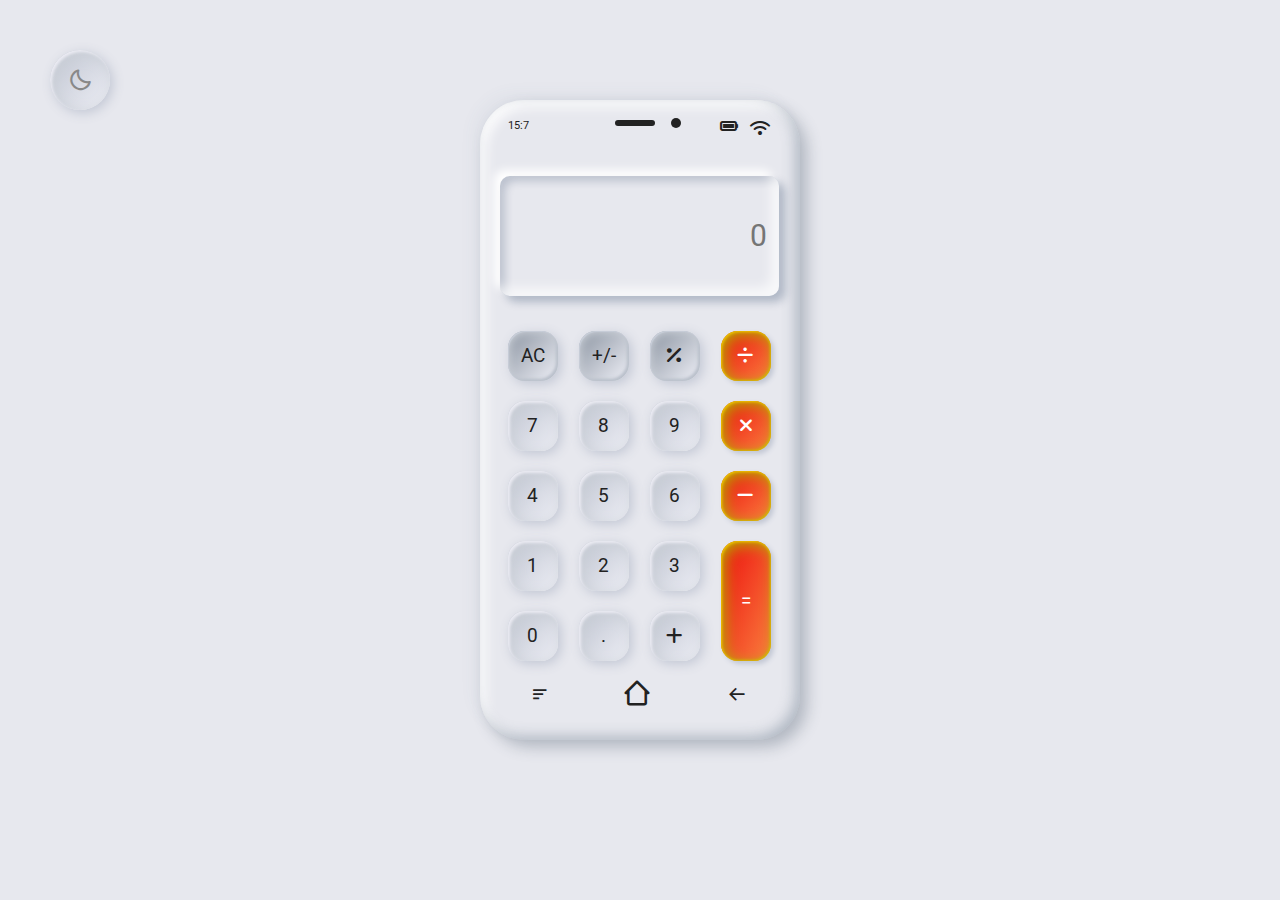
<file: calculator/index.html>
<!DOCTYPE html>
<html lang="en">

<head>
    <meta charset="UTF-8">
    <meta name="viewport" content="width=device-width, initial-scale=1.0">
    <title>in2-Calculator </title>
    <link href='https://unpkg.com/boxicons@2.1.2/css/boxicons.min.css' rel='stylesheet'>
    <link rel="stylesheet" href="https://cdnjs.cloudflare.com/ajax/libs/font-awesome/6.1.1/css/all.min.css">
    <link rel="stylesheet" href="https://cdn.jsdelivr.net/npm/bootstrap@4.5.3/dist/css/bootstrap.min.css">
    <link rel="stylesheet" href="assets/css.css">
</head>

<body>

    <div class="container">
        <div class="iphone-x">
            <div class="screen">
                <div class="notch">
                    <div class="sound"></div>
                    <div class="camera"></div>
                </div>
                <div class="time" id="time">
                    <script>
                        var time = document.getElementById('time').innerHTML;
                        var today = new Date();
                        var time = today.getHours() + ":" + today.getMinutes();
                        time = document.write(time);
                    </script>
                </div>
                <div class="battery">
                    <i class="fa fa-battery-full"></i>
                </div>
                <div class="wifi">
                    <i class="fa fa-wifi"></i>
                </div>

                <div class="top-nav"></div>

                <form class="calculator container">
                    <input type="text" placeholder="0" name="displayResult" class="area" />

                    <div class="key container" id="keyBoard">

                        <div class="first-col"></div>

                        <div class="second-col">
                            <div class="button">
                                <button type="button" name="" value="AC" class="btn-work"
                                    onclick="displayResult.value=' '" id="c">
                                    AC
                                </button>
                            </div>
                            <div class="button">
                                <button type="button" name="" value="7" onclick="calcNumbers(this.value)" id="num">
                                    7
                                </button>
                            </div>
                            <div class="button">
                                <button type="button" name="" value="4" onclick="calcNumbers(this.value)" id="num">
                                    4
                                </button>
                            </div>
                            <div class="button">
                                <button type="button" name="" value="1" onclick="calcNumbers(this.value)" id="num">
                                    1
                                </button>
                            </div>
                            <div class="button">
                                <button type="button" name="" value="0" onclick="calcNumbers(this.value)" id="num">
                                    0
                                </button>
                            </div>
                        </div>
                        <div class="third-col">
                            <div class="button">
                                <button type="button" name="" value="+/-" onclick="makeNegative(displayResult.value)"
                                    class="btn-work" id="c">
                                    +/-
                                </button>
                            </div>
                            <div class="button">
                                <button type="button" name="" value="8" onclick="calcNumbers(this.value)" id="num">
                                    8
                                </button>
                            </div>
                            <div class="button">
                                <button type="button" name="" value="5" onclick="calcNumbers(this.value)" id="num">
                                    5
                                </button>
                            </div>
                            <div class="button">
                                <button type="button" name="" value="2" onclick="calcNumbers(this.value)" id="num">
                                    2
                                </button>
                            </div>
                            <div class="button">
                                <button type="button" name="" value="." onclick="calcNumbers(this.value)"
                                    class="btn-work" id="num">
                                    .
                                </button>
                            </div>
                        </div>
                        <div class="fourth-col">
                            <div class="button">
                                <button type="button" name="" value="%" onclick="calcNumbers(this.value)"
                                    class="btn-work" id="c">
                                    <i class="fa fa-percent"></i>
                                </button>
                            </div>
                            <div class="button">
                                <button type="button" name="" value="9" onclick="calcNumbers(this.value)" id="num">
                                    9
                                </button>
                            </div>
                            <div class="button">
                                <button type="button" name="" value="6" onclick="calcNumbers(this.value)" id="num">
                                    6
                                </button>
                            </div>
                            <div class="button">
                                <button type="button" name="" value="3" onclick="calcNumbers(this.value)" id="num">
                                    3
                                </button>
                            </div>
                            <div class="button">
                                <button type="button" name="" value="+" onclick="calcNumbers(this.value)"
                                    class="btn-work" id="num">
                                    <i class="fa fa-plus"></i>
                                </button>
                            </div>
                        </div>
                        <div class="fifth-col">
                            <div class="button">
                                <button type="button" name="" value="/" onclick="calcNumbers(this.value)"
                                    class="btn-work" id="eql"><i class="fa fa-divide"></i>
                                </button>
                            </div>
                            <div class="button">
                                <button type="button" name="" value="*" onclick="calcNumbers(this.value)"
                                    class="btn-work" id="eql"><i class="fa fa-times"></i>
                                </button>
                            </div>
                            <div class="button">
                                <button type="button" name="" value="-" onclick="calcNumbers(this.value)"
                                    class="btn-work" id="eql"><i class="fa fa-minus"></i>
                                </button>
                            </div>

                            <div class="button">
                                <button type="button" name="" value="="
                                    onclick="(displayResult.value.includes('%'))?percentage(displayResult.value):displayResult.value=eval(displayResult.value);"
                                    class="btn-equal" id="eql">
                                    =
                                </button>
                            </div>
                        </div>

                        <div class="menu"><i class='bx bx-menu-alt-left'></i></div>
                        <div class="home"><i class='bx bx-home-alt-2'></i></div>
                        <div class="back"><i class='bx bx-arrow-back'></i></div>

                    </div>
                </form>

            </div>
        </div>
    </div>

    <div class="drak-light">
        <i class="bx bx-moon moon"></i>
        <i class="bx bx-sun sun"></i>
    </div>

    <script src="assets/js.js"></script>
</body>
<!--end  -->
<!--     let's calculate -->
</html>
</file>
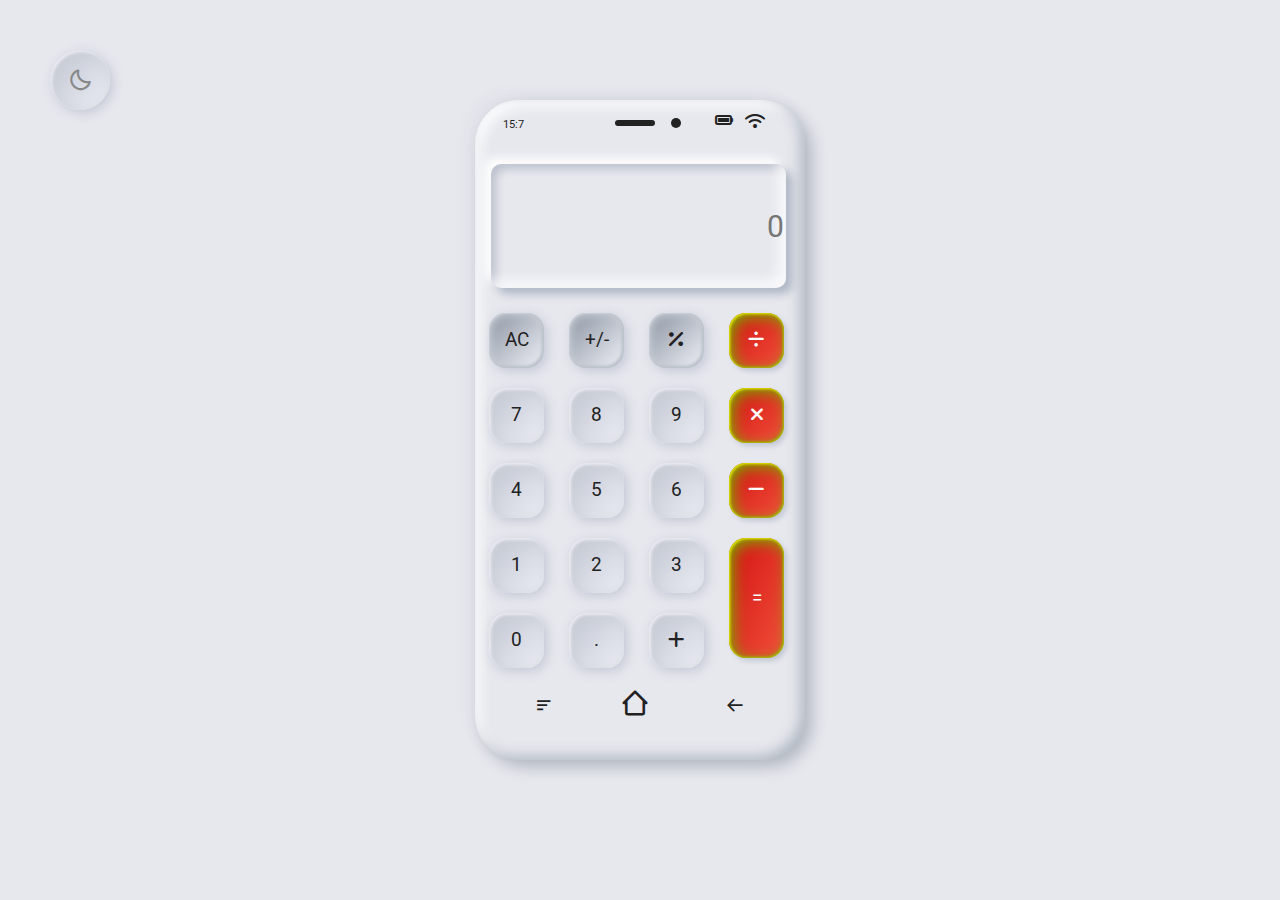
<file: calculator/Calculator.html>
<!DOCTYPE html>
<html lang="en">

<head>
    <meta charset="UTF-8">
    <meta http-equiv="X-UA-Compatible" content="IE=edge">
    <meta name="viewport" content="width=device-width, initial-scale=1.0">
    <title>in2-Calculator</title>
    <link rel="stylesheet" href="https://cdnjs.cloudflare.com/ajax/libs/bootstrap/5.2.0-beta1/js/bootstrap.min.js">
    <link rel="stylesheet" href="https://cdnjs.cloudflare.com/ajax/libs/font-awesome/6.1.1/css/all.min.css">
    <link rel="stylesheet" href="https://unpkg.com/boxicons@2.1.2/css/boxicons.min.css">
    <link rel="stylesheet" href="style.css">
</head>

<body>
    <div class="container">
        <div class="iphone-x">
            <div class="screen">
                <div class="notch">
                    <div class="sound"></div>
                    <div class="camera"></div>
                </div>
                <div class="time" id="time">
                    <script>
                        var time = document.getElementById('time').innerHTML;
                        var today = new Date();
                        var time = today.getHours() + ":" + today.getMinutes();
                        time = document.write(time)
                    </script>
                </div>
                <div class="battery">
                    <i class="fa fa-battery-full"></i>
                </div>
                <div class="wifi">
                    <i class="fa fa-wifi"></i>
                </div>


                <form class="calculator container">
                    <input type="text" placeholder="0" name="displayResult" class="area" />

                    <div class="key container" id="keyBoard">

                        <div class="first-col"></div>

                        <div class="second-col">
                            <div class="button">
                                <button type="button" name="" value="AC" class="btn-work"
                                    onclick="displayResult.value=' '" id="c">
                                    AC
                                </button>
                            </div>
                            <div class="button">
                                <button type="button" name="" value="7" onclick="calcNumbers(this.value)" id="num">
                                    7
                                </button>
                            </div>
                            <div class="button">
                                <button type="button" name="" value="4" onclick="calcNumbers(this.value)" id="num">
                                    4
                                </button>
                            </div>
                            <div class="button">
                                <button type="button" name="" value="1" onclick="calcNumbers(this.value)" id="num">
                                    1
                                </button>
                            </div>
                            <div class="button">
                                <button type="button" name="" value="0" onclick="calcNumbers(this.value)" id="num">
                                    0
                                </button>
                            </div>
                        </div>

                        <div class="third-col">
                            <div class="button">
                                <button type="button" name="" value="+/-" class="btn-work"
                                    onclick="makeNegative(displayResult.value)" id="c">
                                    +/-
                                </button>
                            </div>
                            <div class="button">
                                <button type="button" name="" value="8" onclick="calcNumbers(this.value)" id="num">
                                    8
                                </button>
                            </div>
                            <div class="button">
                                <button type="button" name="" value="5" onclick="calcNumbers(this.value)" id="num">
                                    5
                                </button>
                            </div>
                            <div class="button">
                                <button type="button" name="" value="2" onclick="calcNumbers(this.value)" id="num">
                                    2
                                </button>
                            </div>
                            <div class="button">
                                <button type="button" name="" value="." onclick="calcNumbers(this.value)" id="num">
                                    .
                                </button>
                            </div>
                        </div>

                        <div class="fourth-col">
                            <div class="button">
                                <button type="button" name="" value="%" class="btn-work"
                                    onclick="calcNumbers(this.value)" id="c">
                                    <i class="fa fa-percent"></i>
                                </button>
                            </div>
                            <div class="button">
                                <button type="button" name="" value="9" onclick="calcNumbers(this.value)" id="num">
                                    9
                                </button>
                            </div>
                            <div class="button">
                                <button type="button" name="" value="6" onclick="calcNumbers(this.value)" id="num">
                                    6
                                </button>
                            </div>
                            <div class="button">
                                <button type="button" name="" value="3" onclick="calcNumbers(this.value)" id="num">
                                    3
                                </button>
                            </div>
                            <div class="button">
                                <button type="button" name="" value="+" onclick="calcNumbers(this.value)"
                                    class="btn-work" id="num">
                                    <i class="fa fa-plus"></i>
                                </button>
                            </div>
                        </div>

                        <div class="fifth-col">
                            <div class="button">
                                <button type="button" name="" value="/" onclick="calcNumbers(this.value)"
                                    class="btn-work" id="eql">
                                    <i class="fa fa-divide"></i>
                                </button>
                            </div>
                            <div class="button">
                                <button type="button" name="" value="*" onclick="calcNumbers(this.value)"
                                    class="btn-work" id="eql">
                                    <i class="fa fa-times"></i>
                                </button>
                            </div>
                            <div class="button">
                                <button type="button" name="" value="-" onclick="calcNumbers(this.value)"
                                    class="btn-work" id="eql">
                                    <i class="fa fa-minus"></i>
                                </button>
                            </div>

                            <div class="button">
                                <button type="button" name="" value="="
                                    onclick="(displayResult.value.includes('%'))?percentage(displayResult.value):displayResult.value=eval(displayResult.value);"
                                    class="btn-equal" id="eql">
                                    =
                                </button>
                            </div>

                        </div>

                        <div class="menu"><i class="bx bx-menu-alt-left"></i></div>
                        <div class="home"><i class="bx bx-home-alt-2"></i></div>
                        <div class="back"><i class="bx bx-arrow-back"></i></div>

                    </div>
                </form>

            </div>
        </div>
    </div>

    <div class="drak-light">
        <i class="bx bx-moon moon"></i>
        <i class="bx bx-sun sun"></i>
    </div>
    <script src="assets/js.js"></script>
</body>

</html>
</file>
<file: calculator/assets/css.css>
@import url('https://fonts.googleapis.com/css2?family=Roboto:wght@300;400;500&display=swap');

:root
{
    --bodybg:#e7e8ee;
    --btt:#222222;
    --tcolor: rgb(119 119 119);
   
    --BxSi:
        6px 6px 8px rgba(13, 39, 80, 0.25),
        -6px -6px 10px #fff,
        inset -8px -8px 12px rgba(255,255,255,0.7),
        inset 5px 5px 8px rgba(13,39,80,0.2);

    --PSD-3d:
        7px 7px 15px #45566754,
        -8px -8px 15px #5165790a,
         inset -5px -4px 13px 0px #51657959,
         inset 6px 7px 12px 0px #fffffff0; 

    --eql-background: 
    linear-gradient(to bottom right, rgb(237, 15, 15),rgb(249, 126, 61));
    --eql-shadow: 
    inset 1px 1px 3px rgb(249, 199, 0),
    inset 4px 4px 15px rgb(179, 176, 0),
    inset -1px -1px 3px rgb(204, 194, 8),
    3px 3px 5px rgb(194 199 212);
   
    --c-background: linear-gradient(to bottom right, rgb(139 148 161),rgb(239 240 247));
    --c-shadow: 
    inset 1px 1px 1px rgb(200 206 217), 
    inset 2px 2px 8px rgb(202 207 214), 
    inset -2px -2px 3px rgb(180 187 199), 
    3px 3px 12px rgb(194 199 212);
 
    --num-background: 
    linear-gradient(to bottom right, rgb(192 197 209),rgb(237 238 245));
    --num-shadow: 
    inset 2px 2px 3px rgb(235 235 243), 
    inset 4px 4px 15px rgb(202 207 214), 
    3px 3px 12px rgb(194 199 212);

}

body.dark{
 
  
    --bodybg:#1e212a;
    --btt:#fff;
    --tcolor: rgb(119 119 119);
   
    --BxSi:6px 6px 8px rgb(0 0 0 / 50%),
        -6px -6px 10px rgb(255 255 255 / 5%),
         inset -8px -8px 12px rgb(255 255 255 / 5%),
          inset 5px 5px 8px rgb(0 0 0 / 50%);

    --PSD-3d:5px 5px 15px
 
    rgb(0 0 0 / 18%), 5px 15px 15px rgb(0 0 0 / 25%), inset 5px 5px 10px rgb(0 0 0 / 50%), inset 5px 5px 20px rgb(255 255 255 / 20%), inset -5px -5px 15px rgb(0 0 0 / 75%); 


        --eql-shadow: inset 1px 1px 2px rgb(249 170 45 / 60%), inset 4px 4px 15px rgb(165 78 4), 3px 3px 5px rgb(24 27 36);
    --eql-shadow: inset 1px 1px 2px rgb(249 170 45 / 60%), inset 4px 4px 15px rgb(165 78 4), 3px 3px 5px rgb(24 27 36);
   
    --c-background: linear-gradient(to bottom right, rgb(73 79 92),rgb(111 117 135));
    --c-shadow: inset 1px 1px 1px rgb(101 107 123), inset 4px 4px 15px rgb(51 57 66), 3px 3px 5px rgb(24 27 36);
   
    --num-background: linear-gradient(to bottom right, rgb(41 45 56),rgb(60 60 68));
    --num-shadow: inset 1px 1px 1px rgb(57 60 74), inset 4px 4px 15px rgb(32 35 45), 3px 3px 5px rgb(24 27 36);

}

/***  ***/
* 
{
	margin: 0;
	padding: 0;
	font-family: 'Roboto', sans-serif;
}
body
{
    background:var(--bodybg);
}
.iphone-x
{
    margin-top: 100px;
}
.iphone-x .screen
{
    width: 42%;
    height: 640px;
    margin: 0 auto;
    min-width: 320px;
    max-width: 320px;
    border-radius: 44px;
    background: var(--bodybg);
    padding: 10px;
    box-shadow:var(--PSD-3d);
}
.screen .notch
{
    width: 159px;
    height: 30px;
    margin: 0px auto;
   /* background: #e8eaece1;*/
    border-bottom-right-radius: 15px;
    border-bottom-left-radius:15px ;
}
.sound
{
    top: 10px;
    left: 54px;
    width: 40px;
    height: 6px;
    position: relative;
    background: var(--btt);
    border-radius: 10px;
}
.camera
{
    top: 2px;
    left: 110px;
    width: 10px;
    height: 10px;
    position: relative;
    background: var(--btt);
    border-radius: 100px;
}
.time
{
    color: var(--btt);

    width: 60px;
    font-size: 11px;
    margin-top: -22px;
    background: transparent;
    margin-left: 18px;
}
.battery
{
    margin-top:-20px;
}
.battery i
{
    color: var(--btt);
    
    margin-left: 230px !important;
}
.wifi
{
    margin-top: -22px !important;
    margin-left: 260px;
}
.wifi i
{
    color: var(--btt);
    margin-top: -20px;
}
.top-nav
{
    width: 100%;
    height: 40px;
    display: -webkit-box;
    display: -ms-flexbox;
    display: flex;
    -webkit-box-align: center;
    align-items: center;
    background: transparent;
    -webkit-box-orient: horizontal;
    -webkit-box-direction: normal;
    -ms-flex-direction: row;
    flex-direction: row;
    -ms-flex-pack: distribute;
    justify-content: space-around;
}
.area
{
    min-width: 50% !important;
    width: 93% !important;
    min-height: 120px !important;
    margin-left: -5px;
    margin-top: -5px;
    font-size: 30px !important;
    text-align: center;
    text-align: right;
    overflow: scroll;
    outline: none;
    border: none;
    font-weight: 400;
    color:var(--btt);
    background:var(--bodybg);
    border-radius: 10px;
    padding: 12px;
    box-shadow:var(--BxSi);

}
.calculator
{
    margin: 0;
    box-sizing: content-box;
}
.key
{
    float:  left !important;
    font-size: 15pt;
    display: flex !important;
    margin: -5%;
    margin-left: auto !important;
    margin-right: auto !important;
}
.first-col,
.second-col,
.third-col,
.fourth-col,
.fifth-col
{
    padding: 10px;
    white-space: wrap;
    margin: -9.5px;
    display: inline-block;
    margin-top: 20px !important;
    justify-content: space-between !important;
}
.button
{
    display: block;
    padding-left: 40px;
    min-height: 40px;
    padding-right: 30px;
    white-space: wrap;
    word-wrap: break-word;
    margin-top: 20px;
    justify-content: space-between !important;
}
button
{
    position: relative;
    margin-left: -54px !important;
    min-width: 50px;
    align-items: center;
    justify-content: center;
    text-align: center;
    padding: 0px;
    color: var(--btt) !important;
    border: none !important;
    border-radius: 17px !important;
    height: 50px;
    outline: none;
    font-weight: 400 !important;
    font-size: 14pt !important;
}
.btn-work
{
    color:var(--btt) !important;
}
.btn-equal
{
    color:var(--btt) !important;
    height: 120px !important;
}
button:focus
{
    cursor: pointer;
    outline: none !important;
    border: none !important;

}
button:active
{
    outline: none !important;
    border: none !important;
}
button:hover
{
    color: #696a6a !important;
}
.btn-work:hover,
.btn-equal:hover
{
    color:#0b254e !important;
}
.home
{
    margin-top: 392px;
    margin-left: 72px;
    font-size: 30px;
    cursor: pointer;
    color: var(--btt);
}
.menu
{
    margin-top: 400px;
    margin-left: -275px;
    font-size: 20px;
    cursor: pointer;
    color: var(--btt);
}
.back
{
    margin-top: 400px;
    margin-left: 75px;
    font-size: 20px;
    cursor: pointer;
    color: var(--btt);
}
#eql
{
    background: var(--eql-background);
    box-shadow: var(--eql-shadow);
    color: #fff !important;
}

#c
{
    background: var(--c-background);
    box-shadow: var(--c-shadow);
}

#num
{
    background: var(--num-background);
    box-shadow: var(--num-shadow);
}


.drak-light
{
  left: 50px;
  display: flex;
  position: absolute;
  justify-content: center;
  align-items: center;
  top: 50px;
  width: 60px;
  height: 60px;
  background: var(--num-background);
  box-shadow: var(--num-shadow);
  border-radius: 50%;
}
.drak-light i
{
  position: absolute;
  font-size: 25px;
  cursor: pointer;
  transition: all 0.3s ease
}
.drak-light i.sun
{
  opacity: 0;
  pointer-events: none;
}
.drak-light.active i.sun
{
  opacity: 1;
  pointer-events: auto;
}
.drak-light.active i.moon
{
  pointer-events: none;
  opacity: 0;
}
.bx-sun
{
    color: #f2ff00;
}
.bx-moon
{
    color: #888;
}
</file>
<file: calculator/style.css>
@import url('https://fonts.googleapis.com/css2?family=Roboto:wght@300;400;500&display=swap');

:root
{
    --bodybg:#e7e8ee;
    --btt:#222222;
    --tcolor: rgb(119 119 119);
   
    --BxSi:
        6px 6px 8px rgba(13, 39, 80, 0.25),
        -6px -6px 10px #fff,
        inset -8px -8px 12px rgba(255,255,255,0.7),
        inset 5px 5px 8px rgba(13,39,80,0.2);

    --PSD-3d:
        7px 7px 15px #45566754,
        -8px -8px 15px #5165790a,
         inset -5px -4px 13px 0px #51657959,
         inset 6px 7px 12px 0px #fffffff0; 

    --eql-background: 
    linear-gradient(to bottom right, rgb(211, 18, 18),rgb(240, 80, 58));

    --eql-shadow: 
    inset 1px 1px 3px rgb(249, 241, 0),
    inset 4px 4px 15px rgb(116, 179, 0),
    inset -1px -1px 3px rgb(142, 204, 8),
    3px 3px 5px rgb(194 199 212);
   
    --c-background: linear-gradient(to bottom right, rgb(139 148 161),rgb(239 240 247));
    --c-shadow: 
    inset 1px 1px 1px rgb(200 206 217), 
    inset 2px 2px 8px rgb(202 207 214), 
    inset -2px -2px 3px rgb(180 187 199), 
    3px 3px 12px rgb(194 199 212);
 
    --num-background: 
    linear-gradient(to bottom right, rgb(192 197 209),rgb(237 238 245));
    
    --num-shadow: 
    inset 2px 2px 3px rgb(235 235 243), 
    inset 4px 4px 15px rgb(202 207 214), 
    3px 3px 12px rgb(194 199 212);

}

body.dark{
 
  
    --bodybg:#1e212a;
    --btt:#fff;
    --tcolor: rgb(119 119 119);
   
    --BxSi:6px 6px 8px rgb(0 0 0 / 50%),
        -6px -6px 10px rgb(255 255 255 / 5%),
         inset -8px -8px 12px rgb(255 255 255 / 5%),
         inset 5px 5px 8px rgb(0 0 0 / 50%);

    --PSD-3d:
    5px 5px 15px rgb(0 0 0 / 18%),
    5px 15px 15px rgb(0 0 0 / 25%),
    inset 5px 5px 10px rgb(0 0 0 / 50%),
    inset 5px 5px 20px rgb(255 255 255 / 20%),
    inset -5px -5px 15px rgb(0 0 0 / 75%); 


    --eql-shadow: 
    inset 1px 1px 2px rgb(249 170 45 / 60%),
     inset 4px 4px 15px rgb(165 78 4),
      3px 3px 5px rgb(24 27 36);

    --eql-shadow: 
    inset 1px 1px 2px rgb(249 170 45 / 60%),
     inset 4px 4px 15px rgb(165 78 4),
      3px 3px 5px rgb(24 27 36);
   
    --c-background: linear-gradient(to bottom right, rgb(73 79 92),rgb(111 117 135));
    --c-shadow:
     inset 1px 1px 1px rgb(101 107 123),
      inset 4px 4px 15px rgb(51 57 66),
       3px 3px 5px rgb(24 27 36);
   
    --num-background: linear-gradient(to bottom right, rgb(41 45 56),rgb(60 60 68));
    --num-shadow: 
    inset 1px 1px 1px rgb(57 60 74),
     inset 4px 4px 15px rgb(32 35 45),
      3px 3px 5px rgb(24 27 36);

}

/***  ***/
* 
{
	margin: 0;
	padding: 0;
	font-family: 'Roboto', sans-serif;
}

body
{
    background: var(--bodybg);
}
.iphone-x
{
    margin-top: 100px;
}
.iphone-x .screen
{
    width: 42%;
    height: 640px;
    margin: 0 auto;
    min-width: 310px;
    max-width: 310px;
    border-radius: 44px;
    background: var(--bodybg);
    padding: 10px;
    box-shadow:var(--PSD-3d);
}
.screen .notch
{
    width: 159px;
    height: 30px;
    margin: 0 auto;
   /** background: red;**/
    border-bottom-right-radius: 15px;
    border-bottom-left-radius: 15px;
}
.sound
{
    top: 10px;
    left: 54px;
    width: 40px;
    height: 6px;
    position: relative;
    background: var(--btt);
    border-radius: 10px;
}
.camera
{
    top: 2px;
    left: 110px;
    width: 10px;
    height: 10px;
    position: relative;
    background: var(--btt);
    border-radius: 100px;
}
.time
{
    color: var(--btt);
    width: 60px;
    font-size: 11px;
    margin-top: -22px;
    background: transparent;
    margin-left: 18px;
}
.battery
{
    margin-top: -20px;
}
.battery i
{
    color: var(--btt);
    margin-left: 230px !important;
}
.wifi
{
    margin-top: -18px !important;
    margin-left: 260px;

}
.wifi i 
{
    color: var(--btt);
    margin-top: -20px;
}

.area
{
    min-width: 50% !important;
    width: 94% !important;
    min-height: 120px !important;
    margin-left: 6px;
    margin-top: -5px;
    font-size: 30px !important;
    text-align: right;
    overflow: scroll;
    outline: none;
    border: none;
    font-weight: 400;
    color: var(--btt);
    background: var(--bodybg);
    border-radius: 10px;
    padding: 2px;
    box-shadow: var(--BxSi);
}
.calculator
{
    margin: 0;
    margin-top: 38px;
    box-sizing: content-box;
}

.key
{
    float: left !important;
    font-size: 15px;
    display: flex !important;
    margin: -5%;
    margin-left: auto !important;
    margin-right: auto !important;
}
.fifth-col,
.fourth-col,
.third-col,
.second-col,
.first-col
{
    padding-left: 9px;
    display: inline-block;
    margin-top: 20px !important;
    justify-content: space-between !important;
}
.button
{
    display: block;
    padding-left: 40px;
    min-height: 40px;
    padding-right: 30px;
    white-space: wrap;
    word-wrap: break-word;
    margin-top: 20px;
    justify-content: space-between !important;
}
button
{
    position: relative;
    margin-left: -54px !important;
    min-width: 55px;
    align-items: center;
    justify-content: center;
    text-align: center;
    padding: 0px;
    color: var(--btt) !important;
    border: none;
    border-radius: 17px !important;
    height: 55px;
    outline: none;
    font-weight: 400 !important;
    font-size: 14pt !important;
}
.btn-work
{
    color: var(--btt) !important;
}
.btn-equal
{
    color: var(--btt) !important;
    height: 120px !important;
}
button:focus
{
    cursor: pointer;
    outline: none !important;
    border: none !important;
}
button:active
{
    outline: none !important;
    border: none !important;
}
button:hover
{
    color: #696a6a !important;
}
.btn-work:hover,
.btn-equal:hover
{
    color: #0b254e !important;
}
.home
{
    margin-top: 415px;
    margin-left: 66px;
    font-size: 30px;
    cursor: pointer;
    color:var(--btt);
}
.menu
{
    margin-top: 422px;
    margin-left: -280px;
    font-size: 20px;
    cursor: pointer;
    color:var(--btt);
}
.back
{
    margin-top: 422px;
    margin-left: 75px;
    font-size: 20px;
    cursor: pointer;
    color:var(--btt);
}

#eql
{
    background: var(--eql-background);
    box-shadow: var(--eql-shadow);
    color: #fff !important;
}

#c
{
    background: var(--c-background);
    box-shadow: var(--c-shadow);
}

#num
{
    background: var(--num-background);
    box-shadow: var(--num-shadow);
}

.drak-light
{
    left: 50px;
    display: flex;
    position: absolute;
    justify-content: center;
    top: 50px;
    width: 60px;
    height: 60px;
    background: var(--num-background);
    box-shadow: var(--num-shadow);
    text-align: center;
    align-items: center;
    border-radius: 50%;
}
.drak-light i
{
    position: absolute;
    font-size: 25px;
    cursor: pointer;
    transition: all 0.3s ease;
}
.drak-light i.sun
{
    opacity: 0;
    pointer-events: none;
}
.drak-light.active i.sun{
    opacity: 1;
    pointer-events:auto;
}
.drak-light.active i.moon{
    opacity: 0;
    pointer-events: none;
}
.bx-sun
{
    color: #ffd900;
}
.bx-moon
{
    color: #888;
}
</file>
